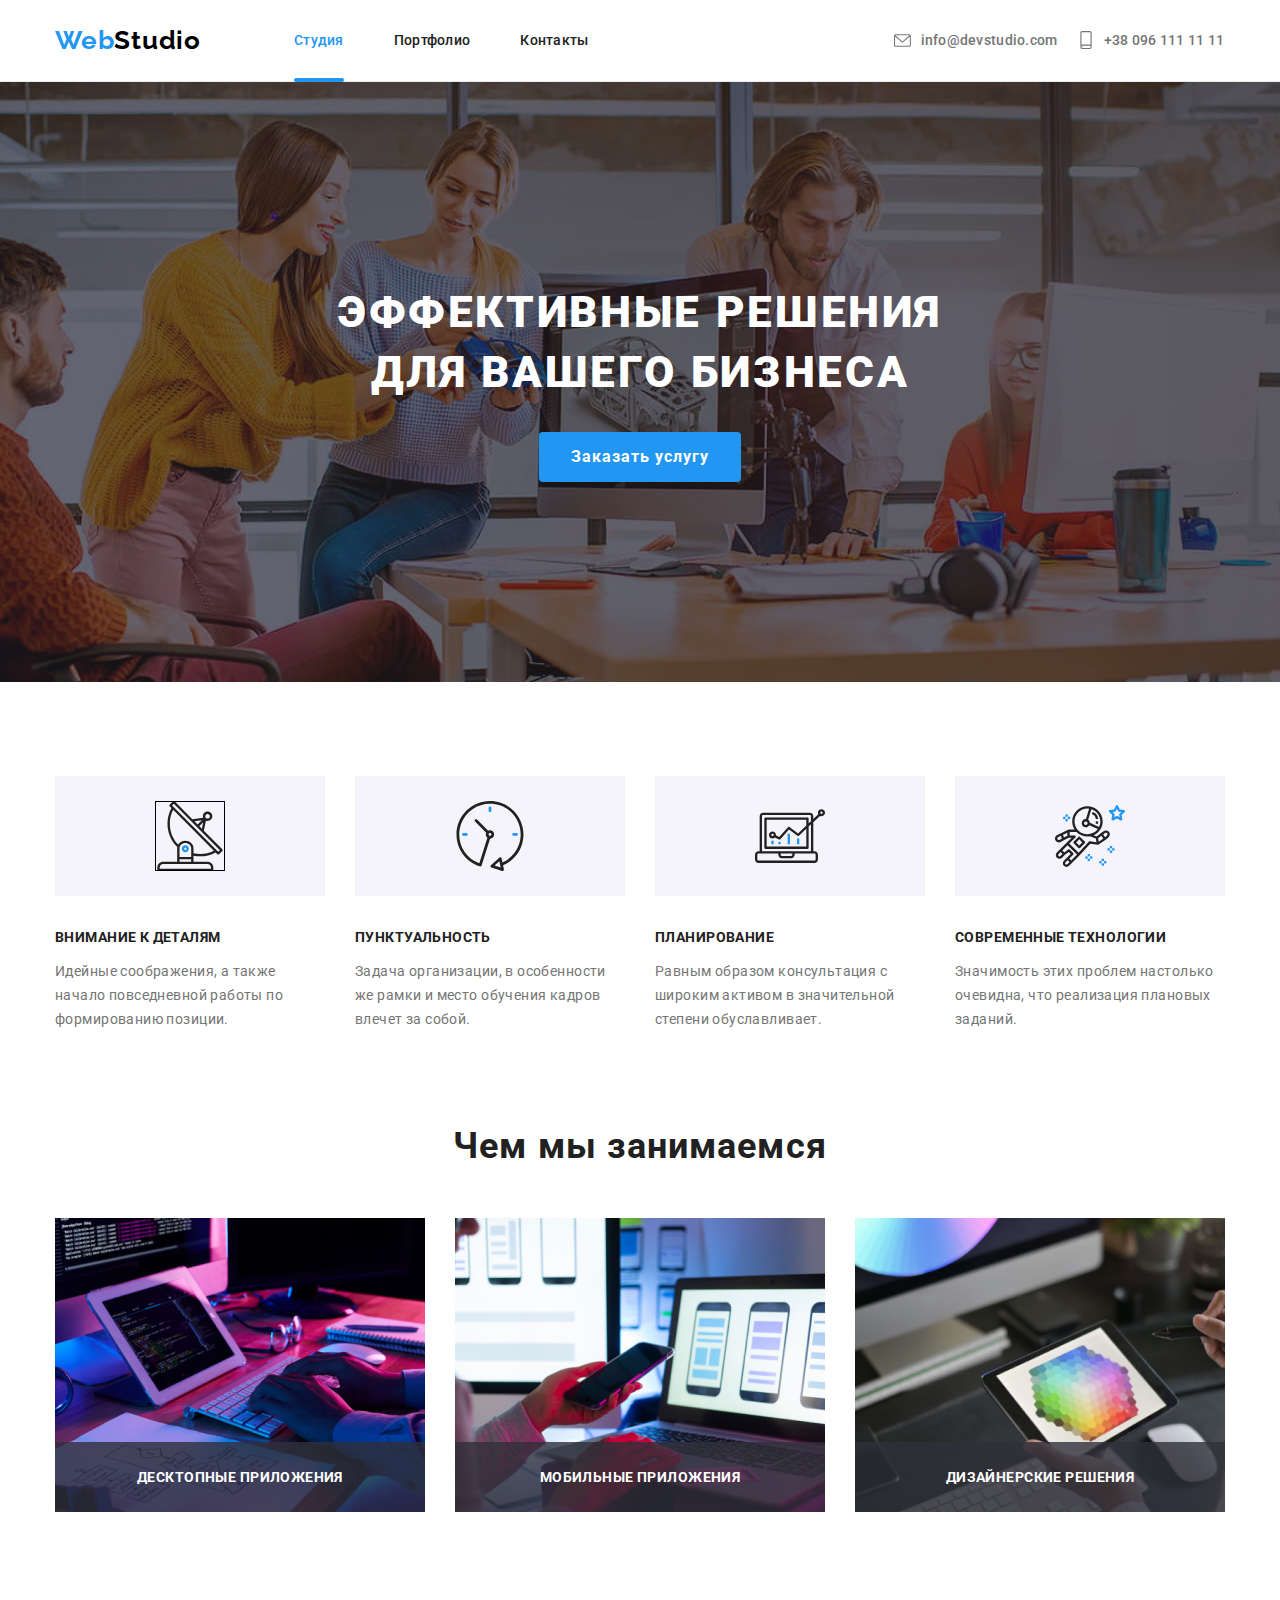
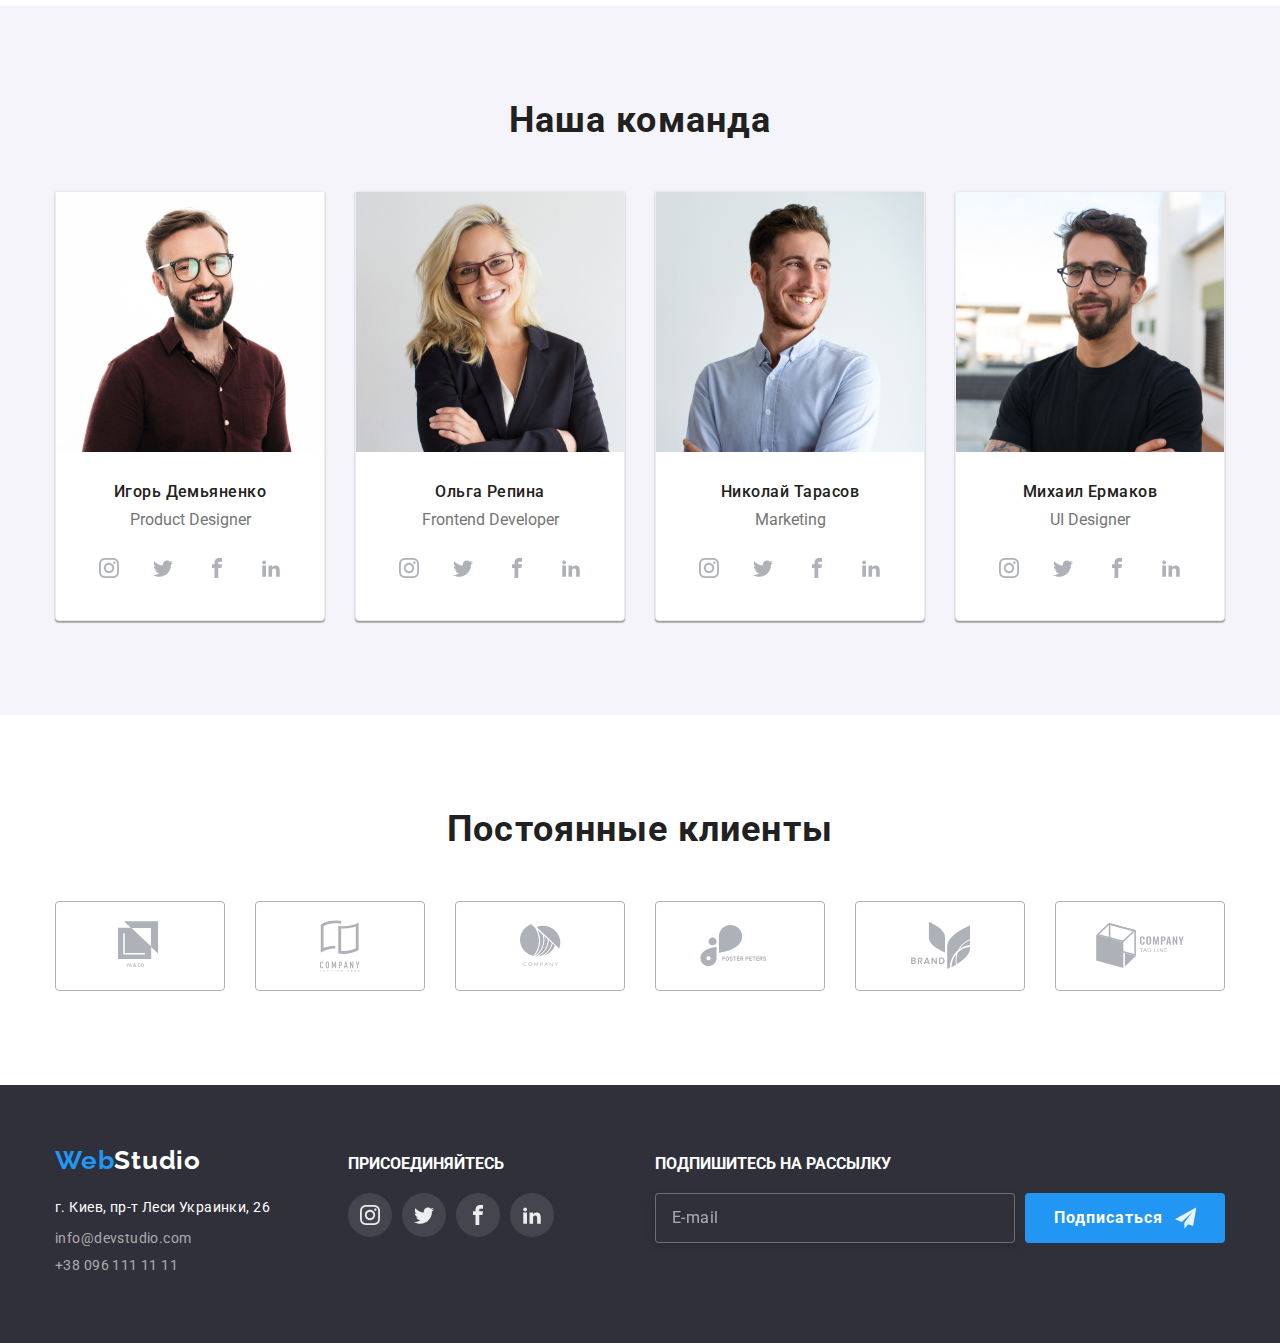
<file: index.html>
<!DOCTYPE html>
<html lang="ru">

<head>
  <meta charset="UTF-8">
  <meta name="viewport" content="width=device-width, initial-scale=1.0">
  <title>WebStudio</title>
  <link rel="preconnect" href="https://fonts.gstatic.com">
  <link rel="stylesheet" href="https://cdnjs.cloudflare.com/ajax/libs/modern-normalize/1.0.0/modern-normalize.min.css">
  <link 
  href="https://fonts.googleapis.com/css2?family=Raleway:wght@700&family=Roboto:wght@400;500;700;900&display=swap" 
  rel="stylesheet">
  
  <link rel="stylesheet" href="./css/main.min.css">
  <style>
    
    ul {list-style: none;}
  </style>
</head>

<body class="body">
    
  <header class="header">
    <div class="container">
      
      <div class="rubric">
        <nav class="navigation">
          <a class="logo" href="/index.html"><span class="logo-accent">Web</span>Studio</a>
          <ul class="navigation-list">
            <li class="navigation-list-item">
              <a class="navigation-list-link current" href="./index.html">Студия</a>
            </li>
            <li class="navigation-list-item">
              <a class="navigation-list-link" href="./portfolio.html">Портфолио</a>
            </li>
            <li class="navigation-list-item">
              <a class="navigation-list-link" href="">Контакты</a>
            </li>
          </ul>
        </nav>
        
        
        <address class="address">
          <ul class="address-cont">
            <li class="address-list">
              
              <a class="address-mail" href="mailto:info@devstudio.com">
                <svg class="icon-envelope" width="17px" height="17px">
                  <use href="./images/images-hw-04/icons/sprite.svg#icon-envelope">
                  </use>
                </svg>
                info@devstudio.com
              </a>
                
            </li>
            
            <li class="address-list">
              
              <a class="address-tel" href="tel:+380961111111">
                <svg class="icon-smartphone" width="16px" height="18px">
                  <use href="./images/images-hw-04/icons/sprite.svg#icon-smartphone">
                  </use>
                </svg>
                +38 096 111 11 11
              </a>
            </li>
          </ul>
        </address>
      </div>
      
      
      
    </div>    
  </header>
    
  <main>
      
    <!-- Hero -->
    <section class="hero">
      <div> 
        <h1 class="hero-title">Эффективные решения<br>для вашего бизнеса</h1>
        <button class="modal-btn" type="button" data-modal-open>Заказать услугу</button>
      </div>
    </section>
      
     
    <section class="features">
      <div class="container">
        <h2 class="visually-hidden">Soft Skills</h2>
        <ul class="features-list">
          
          <li class="features-list-item">
            <div class="icons-features">
              <svg width="70px" height="70px">
                <use href="./images/images-hw-04/icons/sprite.svg#icon-antenna">
                </use>
              </svg>
            </div>
            <h3 class="features-list-title">ВНИМАНИЕ К ДЕТАЛЯМ</h3>
            <p>Идейные соображения,
            а также начало повседневной работы по формированию позиции.</p>
          </li>
          
          <li class="features-list-item">
            <div class="icons-features">
              <svg width="70px" height="70px">
                <use href="./images/images-hw-04/icons/sprite.svg#icon-clock">
                </use>
              </svg>
            </div>
            <h3 class="features-list-title">ПУНКТУАЛЬНОСТЬ</h3>
            <p>Задача организации,
            в особенности же рамки и место обучения кадров влечет за собой.</p>
          </li>
          
          <li class="features-list-item">
            <div class="icons-features">
              <svg width="70px" height="70px">
                <use href="./images/images-hw-04/icons/sprite.svg#icon-diagram">
                </use>
              </svg>
            </div>
            <h3 class="features-list-title">ПЛАНИРОВАНИЕ</h3>
            <p>Равным образом консультация с широким активом
            в значительной степени обуславливает.</p>
          </li>
          
          <li class="features-list-item">
            <div class="icons-features">
              <svg width="70px" height="70px">
                <use href="./images/images-hw-04/icons/sprite.svg#icon-astronaut">
                </use>
              </svg>
            </div>
            <h3 class="features-list-title">СОВРЕМЕННЫЕ ТЕХНОЛОГИИ</h3>
            <p>Значимость этих проблем настолько очевидна,
            что реализация плановых заданий.</p>
          </li>
        </ul>
      </div>
      
    </section>
        
    <!-- Our Duties -->
    <section class="section-duties">
      <div class="container">
        <h2 class="section-duties-title">Чем мы занимаемся</h2>
        
        <ul class="container-duties">
          <li class="duties-element">
            <img src="./images/images-hw-01/duties/duty1.png" alt="работает-с-программой" width="370" height="294">
            <div class="field-label">
              <h3 class="duties-label">ДЕСКТОПНЫЕ ПРИЛОЖЕНИЯ</h3>
            </div>
          </li>
          
          <li class="duties-element">
            <img src="./images/images-hw-01/duties/duty2.png" alt="работает-с-приложением" width="370" height="294">
            <div class="field-label">
              <h3 class="duties-label">МОБИЛЬНЫЕ ПРИЛОЖЕНИЯ</h3>
            </div>
          </li>
          
          <li class="duties-element">
            <img src="./images/images-hw-01/duties/duty3.png" alt="тестирует-приложение" width="370" height="294">
            <div class="field-label">
              <h3 class="duties-label">ДИЗАЙНЕРСКИЕ РЕШЕНИЯ</h3>
            </div>
          </li>
        </ul>
      </div>
      
    </section>
        
    <!-- Our Team -->
    <section class="section-crew">
      <div class="container">
        <h2 class="section-crew-title">Наша команда</h2>
        <ul class="crew">
        
          <li class="crewlist">
            <img class="face" src="./images/images-hw-01/Team/team1.jpg" alt="улыбающийся-парень" width="270" height="260">
            <div class="passport">
              <p class="name">Игорь Демьяненко</p>
              <p lang="en">Product Designer</p>
              <ul class="social-list">
                
                <li class="social-list-item">
                  <a class="social-list-link" href="">
                    <svg class="social-list-icon">
                      <use href="./images/images-hw-04/icons/sprite.svg#icon-instagram"></use>
                    </svg>
                  </a>
                  
                </li>
                <li class="social-list-item" >
                  <a class="social-list-link" href="">
                    <svg class="social-list-icon">
                      <use href="./images/images-hw-04/icons/sprite.svg#icon-twitter"></use>
                    </svg>
                  </a>
                  
                </li>
                <li class="social-list-item">
                  <a class="social-list-link" href="">
                    <svg class="social-list-icon">
                      <use href="./images/images-hw-04/icons/sprite.svg#icon-facebook"></use>
                    </svg>
                  </a>
                  
                </li>
                <li class="social-list-item">
                  <a class="social-list-link" href="">
                    <svg class="social-list-icon">
                      <use href="./images/images-hw-04/icons/sprite.svg#icon-linkedin2"></use>
                    </svg>
                  </a>
                  
                </li>
              </ul>
              
            </div>
            
          </li>
        
          <li class="crewlist">
            <img class="face" src="./images/images-hw-01/Team/team2.jpg" alt="улыбающаяся-девушка" width="270" height="260">
            <div class="passport">
              <p class="name">Ольга Репина</p>
              <p lang="en">Frontend Developer</p>
                <ul class="social-list">
                
                  <li class="social-list-item">
                    <a class="social-list-link" href="">
                      <svg class="social-list-icon">
                        <use href="./images/images-hw-04/icons/sprite.svg#icon-instagram"></use>
                      </svg>
                    </a>
                
                  </li>
                  <li class="social-list-item">
                    <a class="social-list-link" href="">
                      <svg class="social-list-icon">
                        <use href="./images/images-hw-04/icons/sprite.svg#icon-twitter"></use>
                      </svg>
                    </a>
                
                  </li>
                  <li class="social-list-item">
                    <a class="social-list-link" href="">
                      <svg class="social-list-icon">
                        <use href="./images/images-hw-04/icons/sprite.svg#icon-facebook"></use>
                      </svg>
                    </a>
                
                  </li>
                  <li class="social-list-item">
                    <a class="social-list-link" href="">
                      <svg class="social-list-icon">
                        <use href="./images/images-hw-04/icons/sprite.svg#icon-linkedin2"></use>
                      </svg>
                    </a>
                
                  </li>
                </ul>
            </div>
          </li>
        
          <li class="crewlist">
            <img class="face" src="./images/images-hw-01/Team/team3.jpg" alt="улыбающийся-парень" width="270" height="260">
            <div class="passport">
              <p class="name">Николай Тарасов</p>
              <p lang="en">Marketing</p>
                <ul class="social-list">
                
                  <li class="social-list-item">
                    <a class="social-list-link" href="">
                      <svg class="social-list-icon">
                        <use href="./images/images-hw-04/icons/sprite.svg#icon-instagram"></use>
                      </svg>
                    </a>
                
                  </li>
                  <li class="social-list-item">
                    <a class="social-list-link" href="">
                      <svg class="social-list-icon">
                        <use href="./images/images-hw-04/icons/sprite.svg#icon-twitter"></use>
                      </svg>
                    </a>
                
                  </li>
                  <li class="social-list-item">
                    <a class="social-list-link" href="">
                      <svg class="social-list-icon">
                        <use href="./images/images-hw-04/icons/sprite.svg#icon-facebook"></use>
                      </svg>
                    </a>
                
                  </li>
                  <li class="social-list-item">
                    <a class="social-list-link" href="">
                      <svg class="social-list-icon">
                        <use href="./images/images-hw-04/icons/sprite.svg#icon-linkedin2"></use>
                      </svg>
                    </a>
                
                  </li>
                </ul>
            </div>
            
          </li>
        
          <li class="crewlist">
            <img class="face" src="./images/images-hw-01/Team/team4.jpg" alt="улыбающийся-парень" width="270" height="260">
            <div class="passport">
              <p class="name">Михаил Ермаков</p>
              <p lang="en">UI Designer</p>
                <ul class="social-list">
                
                  <li class="social-list-item">
                    <a class="social-list-link" href="">
                      <svg class="social-list-icon">
                        <use href="./images/images-hw-04/icons/sprite.svg#icon-instagram"></use>
                      </svg>
                    </a>
                
                  </li>
                  <li class="social-list-item">
                    <a class="social-list-link" href="">
                      <svg class="social-list-icon">
                        <use href="./images/images-hw-04/icons/sprite.svg#icon-twitter"></use>
                      </svg>
                    </a>
                
                  </li>
                  <li class="social-list-item">
                    <a class="social-list-link" href="">
                      <svg class="social-list-icon">
                        <use href="./images/images-hw-04/icons/sprite.svg#icon-facebook"></use>
                      </svg>
                    </a>
                
                  </li>
                  <li class="social-list-item">
                    <a class="social-list-link" href="">
                      <svg class="social-list-icon">
                        <use href="./images/images-hw-04/icons/sprite.svg#icon-linkedin2"></use>
                      </svg>
                    </a>
                
                  </li>
                </ul>
            </div>
            
          </li>
        </ul>
      </div>
    </section>
    
    <section class="regular-customer">
      <div class="container">
        <h2 class="customer-title" >Постоянные клиенты</h2>
        <ul class="customer-list">
          <li>
            <a class="customer-link" href="">
              <svg class="customer-icon" width="44.27" height="49.23">
                <use href="./images/images-hw-04/icons/sprite.svg#icon-logo-1"></use>
              </svg>
            </a>
          </li>
          <li>
            <a class="customer-link" href="">
              <svg class="customer-icon" width="40" height="52">
                <use href="./images/images-hw-04/icons/sprite.svg#icon-logo-2"></use>
              </svg>
            </a>
          </li>
          <li>
            <a class="customer-link" href="">
              <svg class="customer-icon" width="41" height="42.6">
                <use href="./images/images-hw-04/icons/sprite.svg#icon-logo-3"></use>
              </svg>
            </a>
          </li>
          <li>
            <a class="customer-link" href="">
              <svg class="customer-icon" width="79.66" height="42.02">
                <use href="./images/images-hw-04/icons/sprite.svg#icon-logo-4"></use>
              </svg>
            </a>
          </li>
          <li>
            <a class="customer-link" href="">
              <svg class="customer-icon" width="59" height="47">
                <use href="./images/images-hw-04/icons/sprite.svg#icon-logo-5"></use>
              </svg>
            </a>
          </li>
          <li class="customer-list">
            <a class="customer-link" href="">
              <svg class="customer-icon" width="88.48" height="45.44">
                <use href="./images/images-hw-04/icons/sprite.svg#icon-logo-6"></use>
              </svg>
            </a>
          </li>
        </ul>
      </div>
    </section>  
  </main>
    
  <footer class="footer">
    <div class="container">
      <div class="tube">
        <div class="container-tube">
          <a class="logo-tube" href="/index.html"><span class="logo-accent">Web</span>Studio</a>
          <address class="address-tube">
            <ul>
              <li class="address-mail-item">
                <p class="location">г. Киев, пр-т Леси Украинки, 26</p>
              </li>
              <li class="address-mail-item">
                <a class="address-mail-unit" href="mailto:info@devstudio.com">info@devstudio.com</a>
              </li>
              <li class="address-mail-item">
                <a class="address-tel-unit" href="tel:+380961111111">+38 096 111 11 11</a>
              </li>
            </ul>
          </address>
        </div>
        
        <div>
          <b class="slogan-web">ПРИСОЕДИНЯЙТЕСЬ</b>
          <ul class="social-web-list">
            <li class="social-web-list-item">
              <a class="social-web-list-link" href="">
                <svg class="social-web-list-icon">
                  <use href="./images/images-hw-04/icons/sprite.svg#icon-instagram"></use>
                </svg>
              </a>
          
            </li>
            <li class="social-web-list-item">
              <a class="social-web-list-link" href="">
                <svg class="social-web-list-icon">
                  <use href="./images/images-hw-04/icons/sprite.svg#icon-twitter"></use>
                </svg>
              </a>
          
            </li>
            <li class="social-web-list-item">
              <a class="social-web-list-link" href="">
                <svg class="social-web-list-icon">
                  <use href="./images/images-hw-04/icons/sprite.svg#icon-facebook"></use>
                </svg>
              </a>
          
            </li>
            <li class="social-web-list-item">
              <a class="social-web-list-link" href="">
                <svg class="social-web-list-icon">
                  <use href="./images/images-hw-04/icons/sprite.svg#icon-linkedin2"></use>
                </svg>
              </a>
          
            </li>
          </ul>
        </div>
        
        <div class="email-subscription">
      
          <b class="slogan-web">ПОДПИШИТЕСЬ НА РАССЫЛКУ</b>
          <form class="form-subscription">
            <div class="form-field-email">
              <input type="email" class="form-input" name="mail" placeholder="E-mail">
            </div>
            <button class="modal-btn-send" type="submit"> Подписаться
              <svg class="modal-icon-send">
                <use href="./images/images-hw-04/icons/sprite.svg#icon-send"></use>
              </svg>
            </button>
          </form>
          
          
        </div>
          
      </div>
      
    </div>
    
  </footer>
  
  <div class="backdrop is-hidden" data-modal>
    <div class="modal-window">
      <button  class="close-black" type="button" data-modal-close>
        <svg class="icon-close" >
          <use href="./images/images-hw-04/icons/sprite.svg#icon-close-black"></use>
        </svg> 
      </button>
      
      <b class="modal-slogan">Оставьте свои данные, мы вам перезвоним</b>
      <form class="modal-form">
        
        <div class="modal-form-sender">
          <label for="name" class="modal-form-field">Имя</label>
          <div class="modal-form-input-wrapper">
            <input type="text" class="modal-form-input" name="user-name" id="name">
            <svg class="modal-form-icon">
              <use href="./images/images-hw-04/icons/sprite.svg#icon-person-black"></use>
            </svg>
          </div>
        </div>
       
        <div class="modal-form-sender">
          <label for="number" class="modal-form-field">Телефон</label>
          <div class="modal-form-input-wrapper">
            <input type="tel" class="modal-form-input" name="user-number" id="number">
            <svg class="modal-form-icon">
              <use href="./images/images-hw-04/icons/sprite.svg#icon-phone-black"></use>
            </svg>
          </div>
        </div>
        
        <div class="modal-form-sender">
          <label for="mail" class="modal-form-field">Почта</label>
          <div class="modal-form-input-wrapper">
            <input type="email" class="modal-form-input" name="user-mail" id="mail">
            <svg class="modal-form-icon">
              <use href="./images/images-hw-04/icons/sprite.svg#icon-email-black"></use>
            </svg>
          </div>
        </div>
        
        <div class="modal-form-fillup">
          <label for="textarea" class="modal-form-field">Комментарий</label>
          <textarea class="modal-form-message" name="user-remark" id="textarea" placeholder="Введите текст"></textarea>
        </div>
        
        <div class="user-agreement">
          <input type="checkbox" class="user-policy visually-hidden" id="checkbox" value="accept-policy">
          <label for="checkbox" class="policy-agreement">Соглашаюсь с рассылкой и принимаю<a href="#" class="subject-agreement">Условия договора</a></label>
        </div>
       
        <button type="submit" class="modal-form-btn">Отправить</button>
      
      </form>
      
      

      
    </div>
  </div>
  <script src="./js/modal.js"></script>
</body>
</html>
</file>
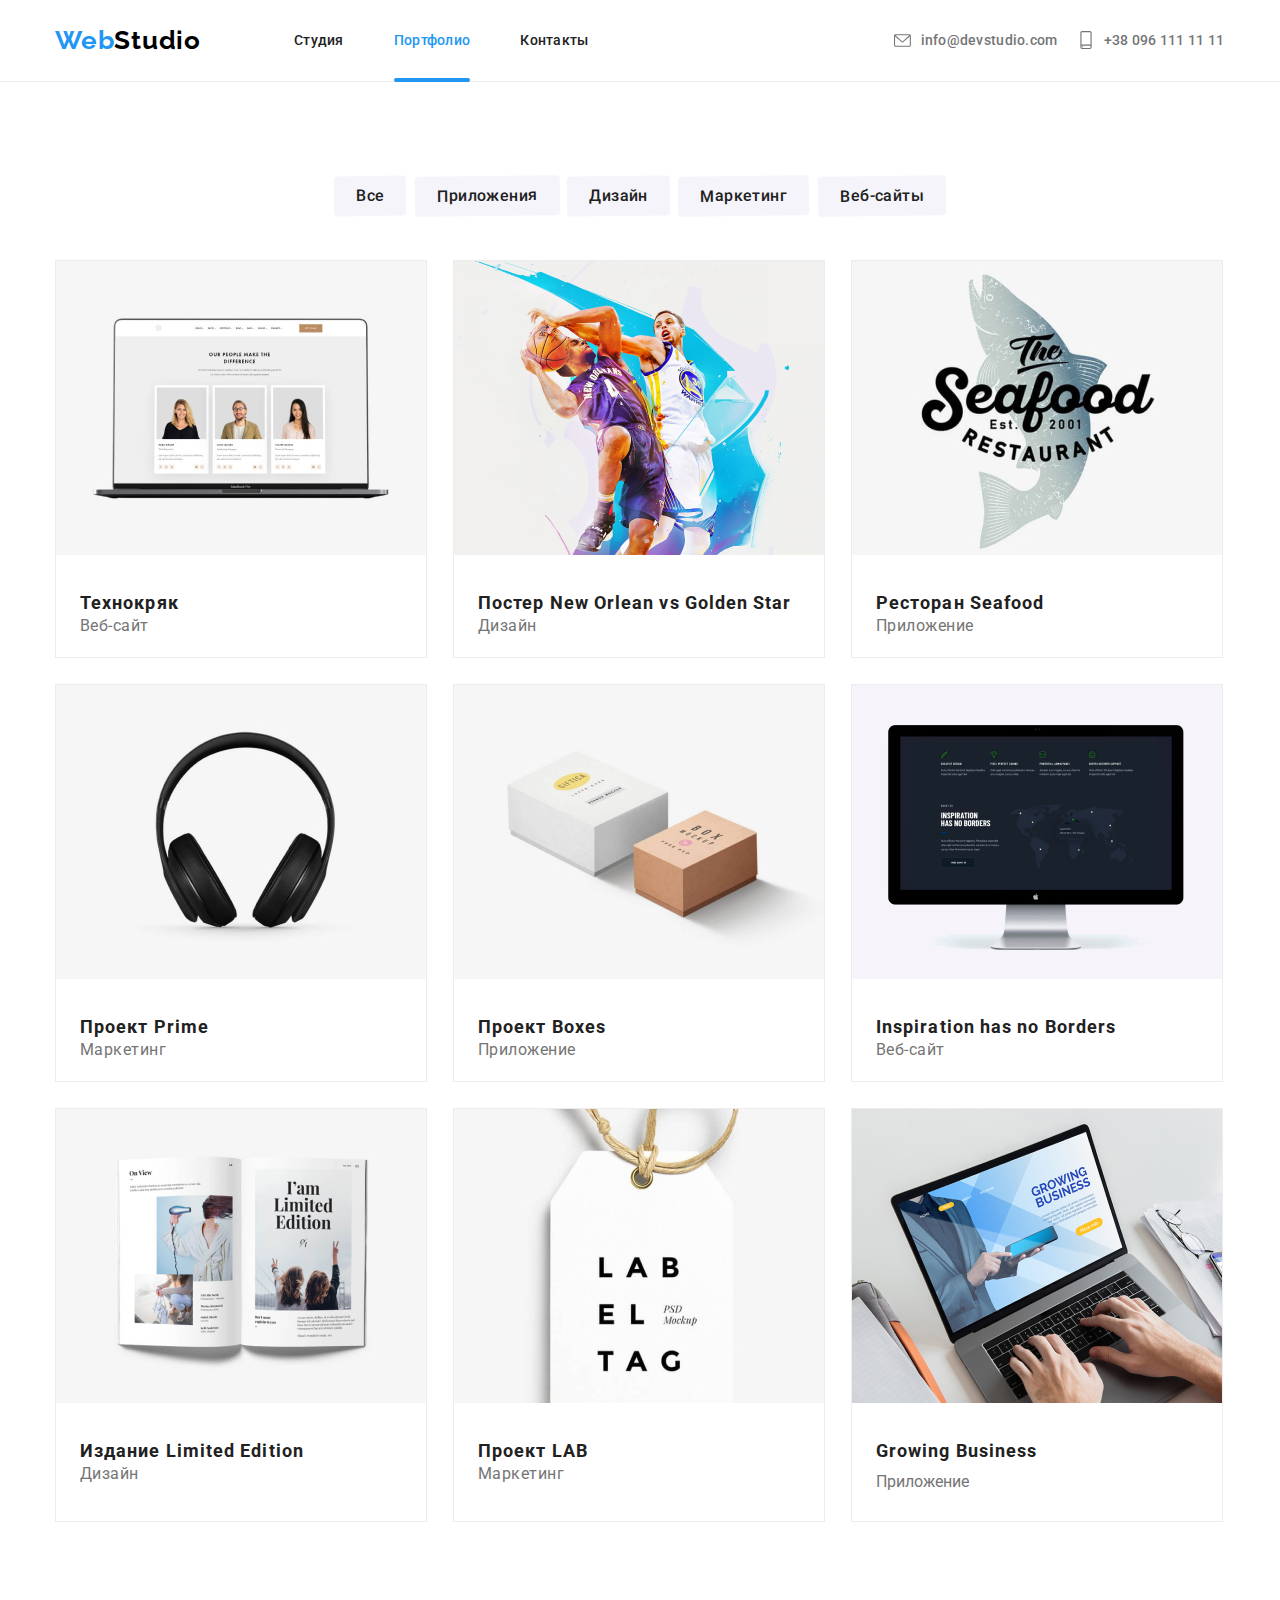
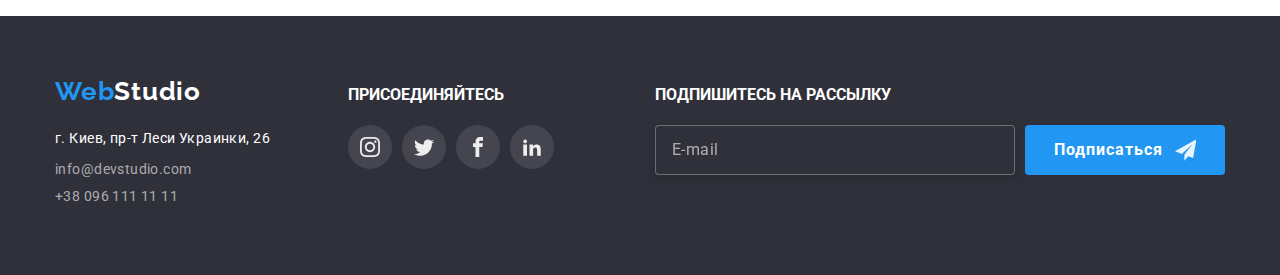
<file: portfolio.html>
<!DOCTYPE html>
<html lang="ru">
<head>
    <meta charset="UTF-8">
    <meta name="viewport" content="width=device-width, initial-scale=1.0">
    <title>Webstudio</title>
    <link rel="preconnect" href="https://fonts.gstatic.com">
    <link rel="stylesheet" href="https://cdnjs.cloudflare.com/ajax/libs/modern-normalize/1.0.0/modern-normalize.min.css">
    <link href="https://fonts.googleapis.com/css2?family=Raleway:wght@700&family=Roboto:wght@400;500;700;900&display=swap"
      rel="stylesheet">
    
      <link rel="stylesheet" href="./css/portfolio.min.css">
    <style>
      a {text-decoration: none;}
      ul {list-style: none;}
    </style>
</head>

<body class="body">
  
  <!-- Head of site  -->
  <header class="header">
    <div class="container">
      <div class="rubric">
        <nav class="navigation">
          <a class="logo" href="/index.html"><span class="logo-accent">Web</span>Studio</a>
          <ul class="navigation-list">
            <li class="navigation-list-item">
              <a class="navigation-list-link" href="./index.html">Студия</a>
            </li>
            <li class="navigation-list-item">
              <a class="navigation-list-link current" href="./portfolio.html">Портфолио</a>
            </li>
            <li class="navigation-list-item">
              <a class="navigation-list-link" href="">Контакты</a>
            </li>
          </ul>
        </nav>

        <address class="address">
          <ul class="address-cont">
            <li class="address-list">
        
              <a class="address-mail" href="mailto:info@devstudio.com">
                <svg class="icon-envelope" width="17px" height="17px">
                  <use href="./images/images-hw-04/icons/sprite.svg#icon-envelope">
                  </use>
                </svg>
                info@devstudio.com
              </a>
        
            </li>
        
            <li class="address-list">
        
              <a class="address-tel" href="tel:+380961111111">
                <svg class="icon-smartphone" width="16px" height="18px">
                  <use href="./images/images-hw-04/icons/sprite.svg#icon-smartphone">
                  </use>
                </svg>
                +38 096 111 11 11
              </a>
            </li>
          </ul>
        </address>
      
      </div>
    </div>
  </header>
    
  <main>
    <section class="service">
      <div class="container">
        <h1 class="visually-hidden">list of service</h1>
        <div class="service-visual">
          <ul class="service-list">
            <li class="button-box">
              <button class="button-item" href="">Все</button>
            </li>
            <li class="button-box">
              <button class="button-item" href="">Приложения</button>
            </li>
            <li class="button-box">
              <button class="button-item" href="">Дизайн</button>
            </li>
            <li class="button-box">
              <button class="button-item" href="">Маркетинг</button>
            </li>
            <li class="button-box">
              <button class="button-item" href="">Веб-сайты</button>
            </li>
          </ul>
        </div>
      </div> 
    </section>
    
    <section class="cards-set">
      <div class="container">
        <h2 class="visually-hidden"> our projects</h2>
      
        <ul class="project">
      

          <li class="project-list">
             
            <a href="" class="project-list-link">
              <div class="project-img-wrapper">
                <img src="./images/images-hw-02/img-1.jpg" alt="faces-on-the-desktop" width="370">
                <p class="overlay">Технокряк это современная площадка распространения коронавируса.
                  Компании используют эту платформу для цифрового шпионажа и атак на защищённые сервера конкурентов.
                </p>
              </div>
                
              <div class="text-box">
                <h3 class="project-title">Технокряк</h3>
                <p class="project-text">Веб-сайт</p>
              </div>
              
            </a>
          </li>
      
          <li class="project-list">
            <a href="" class="project-list-link">
              <div class="project-img-wrapper">
                <img src="./images/images-hw-02/img-2.jpg" alt="basketball-players" width="370">
                <p class="overlay">Технокряк это современная площадка распространения коронавируса.
                  Компании используют эту платформу для цифрового шпионажа и атак на защищённые сервера конкурентов.
                </p>
              </div>
              
              <div class="text-box">
                <h3 class="project-title">Постер New Orlean vs Golden Star</h3>
                <p class="project-text">Дизайн</p>
              </div>
            </a>
          </li>
      
          <li class="project-list">
            <a href="" class="project-list-link">
              <div class="project-img-wrapper">
                <img src="./images/images-hw-02/img-3.jpg" alt="restaurat-logo" width="370">
                <p class="overlay">Технокряк это современная площадка распространения коронавируса.
                  Компании используют эту платформу для цифрового шпионажа и атак на защищённые сервера конкурентов.
                </p>
              </div>
              
              <div class="text-box">
                <h3 class="project-title">Ресторан Seafood</h3>
                <p class="project-text">Приложение</p>
              </div>
            </a>
          </li>
      
          <li class="project-list">
            <a href="" class="project-list-link">
              <div class="project-img-wrapper">
                <img src="./images/images-hw-02/img-4.jpg" alt="headphones" width="370">
                <p class="overlay">Технокряк это современная площадка распространения коронавируса.
                  Компании используют эту платформу для цифрового шпионажа и атак на защищённые сервера конкурентов.
                </p>
              </div>
              
              <div class="text-box">
                <h3 class="project-title">Проект Prime</h3>
                <p class="project-text">Маркетинг</p>
              </div>
            </a>
          </li>
      
          <li class="project-list">
            <a href="" class="project-list-link">
              <div class="project-img-wrapper">
                <img src="./images/images-hw-02/img-5.jpg" alt="two-boxes" width="370">
                <p class="overlay">Технокряк это современная площадка распространения коронавируса.
                  Компании используют эту платформу для цифрового шпионажа и атак на защищённые сервера конкурентов.
                </p>
              </div>
              
              <div class="text-box">
                <h3 class="project-title">Проект Boxes</h3>
                <p class="project-text">Приложение</p>
              </div>
            </a>
          </li>
      
          <li class="project-list">
            <a href="" class="project-list-link">
              <div class="project-img-wrapper">
                <img src="./images/images-hw-02/img-6.jpg" alt="display" width="370">
                <p class="overlay">Технокряк это современная площадка распространения коронавируса.
                  Компании используют эту платформу для цифрового шпионажа и атак на защищённые сервера конкурентов.
                </p>
              </div>
              
              <div class="text-box">
                <h3 class="project-title">Inspiration has no Borders</h3>
                <p class="project-text">Веб-сайт</p>
              </div>
            </a>
          </li>
      
          <li class="project-list">
            <a href="" class="project-list-link">
              <div class="project-img-wrapper">
                <img src="./images/images-hw-02/img-7.jpg" alt="hard-copies" width="370">
                <p class="overlay">Технокряк это современная площадка распространения коронавируса.
                  Компании используют эту платформу для цифрового шпионажа и атак на защищённые сервера конкурентов.
                </p>
              </div>
              
              <div class="text-box">
                <h3 class="project-title">Издание Limited Edition</h3>
                <p class="project-text">Дизайн</p>
              </div>
            </a>
          </li>
      
          <li class="project-list">
            <a href="" class="project-list-link">
              <div class="project-img-wrapper">
                <img src="./images/images-hw-02/img-8.jpg" alt="tag" width="370">
                <p class="overlay">Технокряк это современная площадка распространения коронавируса.
                  Компании используют эту платформу для цифрового шпионажа и атак на защищённые сервера конкурентов.
                </p>
              </div>
             
              <div class="text-box">
                <h3 class="project-title">Проект LAB</h3>
                <p class="project-text">Маркетинг</p>
              </div>
            </a>
          </li>
      
          <li class="project-list">
            <a href="" class="project-list-link">
              <div class="project-img-wrapper">
                <img src="./images/images-hw-02/img-9.jpg" alt="hands on the keyboard" width="370">
                <p class="overlay">Технокряк это современная площадка распространения коронавируса.
                  Компании используют эту платформу для цифрового шпионажа и атак на защищённые сервера конкурентов.
                </p>
              </div>
              
              <div class="text-box">
                <h3 class="project-title">Growing Business</h3 
                <p class="project-text">Приложение</p>
              </div>
            </a>
          </li>
        </ul>
      
      </div>
    </section>
  </main>
    
  
  <footer class="footer">
    <div class="container">
      <div class="tube">
        <div class="container-tube">
          <a class="logo-tube" href="/index.html"><span class="logo-accent">Web</span>Studio</a>
          <address class="address-tube">
            <ul>
              <li class="address-mail-item">
                <p class="location">г. Киев, пр-т Леси Украинки, 26</p>
              </li>
              <li class="address-mail-item">
                <a class="address-mail-unit" href="mailto:info@devstudio.com">info@devstudio.com</a>
              </li>
              <li class="address-mail-item">
                <a class="address-tel-unit" href="tel:+380961111111">+38 096 111 11 11</a>
              </li>
            </ul>
          </address>
        </div>
    
        <div>
          <b class="slogan-web">ПРИСОЕДИНЯЙТЕСЬ</b>
          <ul class="social-web-list">
            <li class="social-web-list-item">
              <a class="social-web-list-link" href="">
                <svg class="social-web-list-icon">
                  <use href="./images/images-hw-04/icons/sprite.svg#icon-instagram"></use>
                </svg>
              </a>
    
            </li>
            <li class="social-web-list-item">
              <a class="social-web-list-link" href="">
                <svg class="social-web-list-icon">
                  <use href="./images/images-hw-04/icons/sprite.svg#icon-twitter"></use>
                </svg>
              </a>
    
            </li>
            <li class="social-web-list-item">
              <a class="social-web-list-link" href="">
                <svg class="social-web-list-icon">
                  <use href="./images/images-hw-04/icons/sprite.svg#icon-facebook"></use>
                </svg>
              </a>
    
            </li>
            <li class="social-web-list-item">
              <a class="social-web-list-link" href="">
                <svg class="social-web-list-icon">
                  <use href="./images/images-hw-04/icons/sprite.svg#icon-linkedin2"></use>
                </svg>
              </a>
    
            </li>
          </ul>
        </div>
        
        <div class="email-subscription">
        
          <b class="slogan-web">ПОДПИШИТЕСЬ НА РАССЫЛКУ</b>
          <form class="form-subscription">
            <div class="form-field-email">
              <input type="email" class="form-input" name="mail" placeholder="E-mail">
            </div>
            <button class="modal-btn-send" type="submit"> Подписаться
              <svg class="modal-icon-send">
                <use href="./images/images-hw-04/icons/sprite.svg#icon-send"></use>
              </svg>
            </button>
          </form>
        
        
        </div>
      </div>
    
    </div>
    
  </footer>
</body>
</html>
</file>
<file: css/main.min.css>
.visually-hidden{position:absolute;width:1px;height:1px;margin:-1px;border:0;padding:0;white-space:nowrap;clip-path:inset(100%);clip:rect(0 0 0 0);overflow:hidden}.body{font-family:"Roboto", sans-serif;color:#757575}h1,h2,h3,h4,h5,h6{margin:0}ul,ol{margin:0;padding:0}p{margin:0}img{display:block;max-width:100%}.container{width:1200px;margin:0 auto;padding:0 15px}.container .rubric{display:flex;align-items:center}.container-duties{display:flex;justify-content:space-between}.container-tube{margin-right:70px}.logo-accent{color:#2196f3}.logo{margin-right:93px;font-family:Raleway;font-weight:700;font-size:26px;line-height:1.192;letter-spacing:0.03em;color:#000000;text-decoration:none}.modal-btn{border-radius:4px;padding:10px 32px;font-weight:700;font-size:16px;line-height:1.875;letter-spacing:0.06em;color:#fff;background-color:#2196f3;border:none;outline:none;cursor:pointer}.social-list{display:flex;justify-content:center;margin-top:16px}.social-list-item:not(:last-child){margin-right:10px}.social-list-link{display:flex;justify-content:center;align-items:center;width:44px;height:44px;border-radius:50%;transition:250ms cubic-bezier(0.4, 0, 0.2, 1)}.social-list-link:hover,.social-list-link:focus{background-color:#2196f3}.social-list-icon{display:block;width:20px;height:20px;fill:#afb1b8}.social-list-link:hover>.social-list-icon,.social-list-link:focus>.social-list-icon{fill:#fff}.slogan-web{display:flex;margin-bottom:20px;color:#fff}.social-web-list{display:flex}.social-web-list-item:not(:last-child){margin-right:10px}.social-web-list-link{display:flex;justify-content:center;align-items:center;width:44px;height:44px;border-radius:50%;background-color:rgba(255,255,255,0.1);transition:250ms cubic-bezier(0.4, 0, 0.2, 1)}.social-web-list-link:hover,.social-web-list-link:focus{background-color:#2196f3;transition:250ms cubic-bezier(0.4, 0, 0.2, 1)}.social-web-list-icon{display:block;width:20px;height:20px;fill:rgba(255,255,255,0.9)}.social-web-list-link:hover>.social-web-list-icon,.social-web-list-link:focus>.social-web-list-icon{fill:#fff}.modal-btn-send{display:inline-flex;align-items:center;width:200px;border-radius:4px;padding:10px 29px;font-weight:700;font-size:16px;line-height:1.875;letter-spacing:0.06em;color:#fff;background-color:#2196f3;border:none;outline:none;cursor:pointer}.modal-icon-send{width:24px;height:24px;margin-left:12px;fill:rgba(255,255,255,0.9)}.backdrop{position:fixed;top:0;left:0;width:100%;height:100%;background-color:rgba(0,0,0,0.2);transition:250ms cubic-bezier(0.4, 0, 0.2, 1)}.modal-window{position:absolute;width:528px;min-height:581px;top:50%;left:50%;transform:translate(-50%, -50%);background:#fff;box-shadow:0px 1px 3px rgba(0,0,0,0.12),0px 1px 1px rgba(0,0,0,0.14),0px 2px 1px rgba(0,0,0,0.2);border-radius:4px;padding:40px}.close-black{position:absolute;top:8px;right:8px;width:30px;height:30px;background-color:#fff;border:1px solid rgba(0,0,0,0.2);border-radius:50%;cursor:pointer;transition:250ms cubic-bezier(0.4, 0, 0.2, 1)}.close-black:focus,.close-black:hover{border-color:#2196f3}.icon-close{position:absolute;width:18px;height:18px;top:20%;right:20%}.close-black:focus>.icon-close,.close-black:hover>.icon-close{fill:#2196f3;transition:250ms cubic-bezier(0.4, 0, 0.2, 1)}.is-hidden{opacity:0;visibility:hidden;pointer-events:none}.modal-form-btn{display:block;width:200px;border-radius:4px;padding:10px 32px;font-weight:700;font-size:16px;line-height:1.875;letter-spacing:0.06em;color:#fff;background-color:#2196f3;border:none;outline:none;cursor:pointer;margin:0 auto}.header{padding:25px 0;border-bottom:1px solid #ececec}.navigation{display:flex;align-items:center}.navigation-list{display:flex}.navigation-list-item:not(:last-child){margin-right:50px}.navigation-list-link{position:relative;font-size:14px;line-height:1.143;letter-spacing:0.02em;font-weight:500;color:#212121;padding-bottom:auto;transition:250ms cubic-bezier(0.4, 0, 0.2, 1);text-decoration:none}.navigation-list-link:hover,.navigation-list-link:focus{color:#2196f3}.navigation-list-link.current{color:#2196f3}.navigation-list-link::after{position:absolute;content:"";display:block;transform:translateY(28px);width:100%;height:4px;border-radius:2px;color:#2196f3;background-color:#2196f3;opacity:0}.current::after{position:absolute;content:"";display:block;transform:translateY(28px);width:100%;height:4px;border-radius:2px;background-color:#2196f3;opacity:1}.navigation-list-link:hover::after{opacity:1;transition:opacity 250ms cubic-bezier(0.4, 0, 0.2, 1)}.address{display:flex}.address>.address-cont{display:flex;align-items:center}.address-list:not(:last-child){margin-right:30px}.address-list{fill:#757575}.address-cont .address-mail{display:flex;align-items:center;font-style:normal;font-weight:500;font-size:14px;line-height:1.143;letter-spacing:0.02em;margin-left:305px;color:#757575;transition:250ms cubic-bezier(0.4, 0, 0.2, 1);text-decoration:none}.address-cont .address-mail:hover,.address-cont .address-mail:focus{color:#2196f3;fill:#2196f3}.address-mail>.icon-envelope,.address-tel>.icon-smartphone{display:block;margin-right:10px}.address-cont .address-tel{display:flex;align-items:center;font-style:normal;margin-left:-10px;font-size:14px;line-height:1.143;letter-spacing:0.02em;font-weight:500;color:#757575;transition:250ms cubic-bezier(0.4, 0, 0.2, 1);text-decoration:none}.address-cont .address-tel:hover,.address-cont .address-tel:focus{color:#2196f3;fill:#2196f3}.hero{background-color:#2f303a;background-image:linear-gradient(to right, rgba(47,48,58,0.4), rgba(49,41,41,0.5)),url(../images/images-hw-04/background-studio.jpg);background-repeat:no-repeat;background-size:cover;background-position:center;text-align:center;max-width:1600px;height:600px;margin-left:auto;margin-right:auto;padding:200px 0}.hero-title{margin-bottom:30px;font-weight:900;font-size:44px;line-height:1.364;letter-spacing:0.06em;text-transform:uppercase;color:#fff}.features{padding:94px 0}.features-list{display:flex;justify-content:space-between}.icons-features{display:flex;justify-content:center;align-items:center;width:270px;height:120px;margin-bottom:30px;background-color:#f5f4fa}.features-list-title{font-size:14px;margin-bottom:10px;color:#212121}.features-list .features-list-item{font-weight:400;width:270px;font-style:normal;font-weight:normal;font-size:14px;line-height:1.714;letter-spacing:0.03em}.section-duties{padding-bottom:94px}.section-duties-title{display:flex;justify-content:center;margin-bottom:50px;font-style:normal;font-weight:bold;font-size:36px;line-height:1.166;letter-spacing:0.03em;color:#212121}.duties-element{position:relative}.field-label{position:absolute;width:100%;height:70px;bottom:0;background:rgba(47,48,58,0.8)}.duties-label{position:absolute;width:100%;top:50%;left:50%;transform:translate(-50%, -50%);height:16px;font-style:normal;font-weight:700;font-size:14px;line-height:1.172;text-align:center;letter-spacing:0.03em;text-transform:uppercase;color:#fff}.section-crew{padding-top:94px;padding-bottom:94px;background-color:#f5f4fa}.section-crew-title{display:flex;justify-content:center;margin-bottom:50px;font-style:normal;font-weight:bold;font-size:36px;line-height:1, 166;letter-spacing:0.03em;color:#212121}.crew{display:flex;flex-wrap:wrap;margin-top:-30px;margin-left:-30px}.crew>.crewlist{width:270px;margin-top:30px;margin-left:30px;flex-basis:calc(100% / 4 - 30px);padding-bottom:0px;border:1px solid #ececec;border-radius:0px 0px 4px 4px;box-shadow:0px 1px 3px rgba(0,0,0,0.12),0px 1px 1px rgba(0,0,0,0.14),0px 2px 1px rgba(0,0,0,0.2);background-color:#fff}.crewlist>.face{margin-bottom:30px}.crewlist .passport{text-align:center;padding-bottom:30px}.crewlist .name{margin-bottom:10px;font-size:16px;line-height:1.187;font-weight:500;letter-spacing:0.03em;color:#212121;font-style:normal;letter-spacing:0.03em}.regular-customer{padding-top:94px;padding-bottom:94px}.customer-list{display:flex;justify-content:space-between}.customer-title{font-style:normal;font-weight:bold;font-size:36px;line-height:1.166;text-align:center;letter-spacing:0.03em;margin-bottom:50px;color:#212121}.customer-link{display:flex;align-items:center;justify-content:center;width:170px;height:90px;border:1px solid #afb1b8;box-sizing:border-box;border-radius:4px;fill:#afb1b8;transition:250ms cubic-bezier(0.4, 0, 0.2, 1)}.customer-link:hover,.customer-link:focus{fill:#2196f3;border-color:#2196f3}.customer-link:hover>.customer-icon,.customer-link:focus>.customer-icon{fill:#2196f3}.footer{padding-top:60px;padding-bottom:60px;background-color:#2f303a}.tube{display:flex;align-items:baseline;justify-content:space-between}.tube .logo-tube{display:flex;font-family:Raleway;font-weight:700;font-size:26px;line-height:1.192;letter-spacing:0.03em;color:#fff;text-decoration:none}.address-tube{margin-top:20px}.address-tube .location{font-style:normal;font-size:14px;line-height:1.714;letter-spacing:0.03em;margin-bottom:9px;font-weight:400;color:#fff}.address-mail-item{margin-bottom:9px;color:#fff}.address-tube .address-tel-unit,.address-tube .address-mail-unit{font-style:normal;font-weight:normal;font-size:14px;line-height:1.143px;letter-spacing:0.03em;color:rgba(255,255,255,0.6);transition:250ms cubic-bezier(0.4, 0, 0.2, 1);text-decoration:none}.address-tube .address-tel-unit.address-mail-unit:hover,.address-tube .address-tel-unit.address-mail-unit:focus,.address-tube .address-mail-unit.address-mail-unit:hover,.address-tube .address-mail-unit.address-mail-unit:focus{color:#2196f3}.address-tube .address-tel-unit.address-tel-unit:hover,.address-tube .address-tel-unit.address-tel-unit:focus,.address-tube .address-mail-unit.address-tel-unit:hover,.address-tube .address-mail-unit.address-tel-unit:focus{color:#2196f3}.email-subscription{width:570px;margin-left:93px}.form-subscription{display:flex;justify-content:flex-end}.form-field-email{position:relative;margin-right:10px;width:100%;box-sizing:border-box;border-radius:4px;border:1px solid rgba(255,255,255,0.3);background-color:#2f303a;filter:drop-shadow(0px 4px 4px rgba(0,0,0,0.15))}.form-input{position:absolute;width:100%;top:50%;transform:translateY(-50%);padding-left:16px;padding-right:16px;font-family:Roboto;font-style:normal;font-weight:400;font-size:16px;line-height:1.25;letter-spacing:0.03em;border:none;outline:none;color:rgba(255,255,255,0.6);background-color:#2f303a}.form-input::placeholder{font-weight:400;font-size:16px;color:rgba(255,255,255,0.6);background-color:#2f303a}.modal-slogan{display:block;font-style:normal;font-weight:700;font-size:20px;line-height:1.15;text-align:center;letter-spacing:0.03em;color:#212121;margin-bottom:12px}.modal-form{display:flex;flex-direction:column}.modal-form-sender{margin-bottom:10px}.modal-form-field{display:block;font-style:normal;font-weight:400;font-size:12px;line-height:1.166;letter-spacing:0.01em;margin-bottom:4px}.modal-form-input-wrapper{position:relative}.modal-form-input{display:block;width:100%;height:40px;border:1px solid rgba(33,33,33,0.2);border-radius:4px;padding-left:42px;outline:none;transition:250ms cubic-bezier(0.4, 0, 0.2, 1)}.modal-form-input:focus{border:1px solid #2196f3;cursor:pointer}.modal-form-icon{position:absolute;display:block;top:50%;transform:translateY(-50%);left:12px;width:18px;height:18px;transition:250ms cubic-bezier(0.4, 0, 0.2, 1)}.modal-form-input:focus+.modal-form-icon{fill:#2196f3}.modal-form-fillup{height:138px;margin-bottom:20px}.modal-form-message{width:100%;height:120px;font-style:normal;padding:12px 16px;font-weight:400;font-size:14px;line-height:1.143;letter-spacing:0.01em;border:1px solid rgba(33,33,33,0.2);border-radius:4px;outline:none;resize:none;transition:250ms cubic-bezier(0.4, 0, 0.2, 1)}.modal-form-message:focus{border:1px solid #2196f3}.modal-form-message::placeholder{color:rgba(117,117,117,0.5)}.user-agreement{display:flex;justify-content:center;align-items:center;margin-bottom:30px}.subject-agreement{color:#2196f3;margin-left:6px}.policy-agreement{display:flex;align-items:center;font-style:normal;font-weight:400;font-size:14px;line-height:1.714px;letter-spacing:0.03em}.policy-agreement::before{content:"";width:16px;height:15px;border:2px solid #212121;margin-right:7px;border-radius:2px}.user-policy:checked+.policy-agreement::before{background-image:url(../images/images-hw-04/icon-check.png);border:transparent}
/*# sourceMappingURL=main.min.css.map */
</file>
<file: css/portfolio.min.css>
.visually-hidden{position:absolute;width:1px;height:1px;margin:-1px;border:0;padding:0;white-space:nowrap;clip-path:inset(100%);clip:rect(0 0 0 0);overflow:hidden}.body{font-family:"Roboto", sans-serif;color:#757575}h1,h2,h3,h4,h5,h6{margin:0}ul,ol{margin:0;padding:0}p{margin:0}img{display:block;max-width:100%}.container{width:1200px;margin:0 auto;padding:0 15px}.container .rubric{display:flex;align-items:center}.container-duties{display:flex;justify-content:space-between}.container-tube{margin-right:70px}.logo-accent{color:#2196f3}.logo{margin-right:93px;font-family:Raleway;font-weight:700;font-size:26px;line-height:1.192;letter-spacing:0.03em;color:#000000;text-decoration:none}.slogan-web{display:flex;margin-bottom:20px;color:#fff}.social-web-list{display:flex}.social-web-list-item:not(:last-child){margin-right:10px}.social-web-list-link{display:flex;justify-content:center;align-items:center;width:44px;height:44px;border-radius:50%;background-color:rgba(255,255,255,0.1);transition:250ms cubic-bezier(0.4, 0, 0.2, 1)}.social-web-list-link:hover,.social-web-list-link:focus{background-color:#2196f3;transition:250ms cubic-bezier(0.4, 0, 0.2, 1)}.social-web-list-icon{display:block;width:20px;height:20px;fill:rgba(255,255,255,0.9)}.social-web-list-link:hover>.social-web-list-icon,.social-web-list-link:focus>.social-web-list-icon{fill:#fff}.modal-btn-send{display:inline-flex;align-items:center;width:200px;border-radius:4px;padding:10px 29px;font-weight:700;font-size:16px;line-height:1.875;letter-spacing:0.06em;color:#fff;background-color:#2196f3;border:none;outline:none;cursor:pointer}.modal-icon-send{width:24px;height:24px;margin-left:12px;fill:rgba(255,255,255,0.9)}.modal-form-btn{display:block;width:200px;border-radius:4px;padding:10px 32px;font-weight:700;font-size:16px;line-height:1.875;letter-spacing:0.06em;color:#fff;background-color:#2196f3;border:none;outline:none;cursor:pointer;margin:0 auto}.header{padding:25px 0;border-bottom:1px solid #ececec}.navigation{display:flex;align-items:center}.navigation-list{display:flex}.navigation-list-item:not(:last-child){margin-right:50px}.navigation-list-link{position:relative;font-size:14px;line-height:1.143;letter-spacing:0.02em;font-weight:500;color:#212121;padding-bottom:auto;transition:250ms cubic-bezier(0.4, 0, 0.2, 1);text-decoration:none}.navigation-list-link:hover,.navigation-list-link:focus{color:#2196f3}.navigation-list-link.current{color:#2196f3}.navigation-list-link::after{position:absolute;content:"";display:block;transform:translateY(28px);width:100%;height:4px;border-radius:2px;color:#2196f3;background-color:#2196f3;opacity:0}.current::after{position:absolute;content:"";display:block;transform:translateY(28px);width:100%;height:4px;border-radius:2px;background-color:#2196f3;opacity:1}.navigation-list-link:hover::after{opacity:1;transition:opacity 250ms cubic-bezier(0.4, 0, 0.2, 1)}.address{display:flex}.address>.address-cont{display:flex;align-items:center}.address-list:not(:last-child){margin-right:30px}.address-list{fill:#757575}.address-cont .address-mail{display:flex;align-items:center;font-style:normal;font-weight:500;font-size:14px;line-height:1.143;letter-spacing:0.02em;margin-left:305px;color:#757575;transition:250ms cubic-bezier(0.4, 0, 0.2, 1);text-decoration:none}.address-cont .address-mail:hover,.address-cont .address-mail:focus{color:#2196f3;fill:#2196f3}.address-mail>.icon-envelope,.address-tel>.icon-smartphone{display:block;margin-right:10px}.address-cont .address-tel{display:flex;align-items:center;font-style:normal;margin-left:-10px;font-size:14px;line-height:1.143;letter-spacing:0.02em;font-weight:500;color:#757575;transition:250ms cubic-bezier(0.4, 0, 0.2, 1);text-decoration:none}.address-cont .address-tel:hover,.address-cont .address-tel:focus{color:#2196f3;fill:#2196f3}.service{padding-top:94px}.service-visual{display:flex;justify-content:center}.service-list{display:flex}.service-list>.button-box:not(:last-child){margin-right:8px}.service-list .button-item{padding:7px 22px;font-family:Roboto;font-style:normal;font-weight:500;font-size:16px;line-height:1.625;letter-spacing:0.03em;color:#212121;background:#f5f4fa;border:none;cursor:pointer;border-radius:4px;transform:rotate(-0.72deg);transition:250ms cubic-bezier(0.4, 0, 0.2, 1)}.service .service-list .button-item:hover,.service .service-list .button-item:focus{color:#fff;background-color:#2196f3;box-shadow:0px 3px 1px rgba(0,0,0,0.1),0px 1px 2px rgba(0,0,0,0.08),0px 2px 2px rgba(0,0,0,0.12)}.cards-set{padding-bottom:94px;padding-top:44px}.project{display:flex;flex-wrap:wrap;margin-top:-26px;margin-left:-26px}.project>.project-list{flex-basis:calc(100% / 3 -26px);box-sizing:border-box;margin-left:26px;margin-top:26px;border:1px solid #ececec;transition:250ms cubic-bezier(0.4, 0, 0.2, 1)}.project>.project-list:hover,.project>.project-list:focus{border:1px solid #eeeeee;box-sizing:border-box;box-shadow:0px 1px 1px rgba(0,0,0,0.12),0px 4px 4px rgba(0,0,0,0.06),1px 4px 6px rgba(0,0,0,0.16)}.project-title{margin-bottom:4px;font-weight:700;font-size:18px;line-height:2;letter-spacing:0.06em;color:#212121}.project-text{font-family:Roboto;font-style:normal;font-weight:normal;font-size:16px;line-height:1.875px;letter-spacing:0.03em}.text-box{padding:30px 24px;color:#757575}.project-img-wrapper{position:relative;overflow:hidden}.overlay{position:absolute;top:0;left:0;width:100%;height:100%;padding:63px 24px;font-style:normal;font-weight:normal;font-size:18px;line-height:1.555;letter-spacing:0.03em;background-color:rgba(33,150,243,0.9);color:#fff;transform:translateY(100%);transition:all 250ms cubic-bezier(0.4, 0, 0.2, 1)}.project-list-link:hover .overlay,.project-list-link:focus .overlay{transform:translateY(0%)}.footer{padding-top:60px;padding-bottom:60px;background-color:#2f303a}.tube{display:flex;align-items:baseline;justify-content:space-between}.tube .logo-tube{display:flex;font-family:Raleway;font-weight:700;font-size:26px;line-height:1.192;letter-spacing:0.03em;color:#fff;text-decoration:none}.address-tube{margin-top:20px}.address-tube .location{font-style:normal;font-size:14px;line-height:1.714;letter-spacing:0.03em;margin-bottom:9px;font-weight:400;color:#fff}.address-mail-item{margin-bottom:9px;color:#fff}.address-tube .address-tel-unit,.address-tube .address-mail-unit{font-style:normal;font-weight:normal;font-size:14px;line-height:1.143px;letter-spacing:0.03em;color:rgba(255,255,255,0.6);transition:250ms cubic-bezier(0.4, 0, 0.2, 1);text-decoration:none}.address-tube .address-tel-unit.address-mail-unit:hover,.address-tube .address-tel-unit.address-mail-unit:focus,.address-tube .address-mail-unit.address-mail-unit:hover,.address-tube .address-mail-unit.address-mail-unit:focus{color:#2196f3}.address-tube .address-tel-unit.address-tel-unit:hover,.address-tube .address-tel-unit.address-tel-unit:focus,.address-tube .address-mail-unit.address-tel-unit:hover,.address-tube .address-mail-unit.address-tel-unit:focus{color:#2196f3}.email-subscription{width:570px;margin-left:93px}.form-subscription{display:flex;justify-content:flex-end}.form-field-email{position:relative;margin-right:10px;width:100%;box-sizing:border-box;border-radius:4px;border:1px solid rgba(255,255,255,0.3);background-color:#2f303a;filter:drop-shadow(0px 4px 4px rgba(0,0,0,0.15))}.form-input{position:absolute;width:100%;top:50%;transform:translateY(-50%);padding-left:16px;padding-right:16px;font-family:Roboto;font-style:normal;font-weight:400;font-size:16px;line-height:1.25;letter-spacing:0.03em;border:none;outline:none;color:rgba(255,255,255,0.6);background-color:#2f303a}.form-input::placeholder{font-weight:400;font-size:16px;color:rgba(255,255,255,0.6);background-color:#2f303a}
/*# sourceMappingURL=portfolio.min.css.map */
</file>
